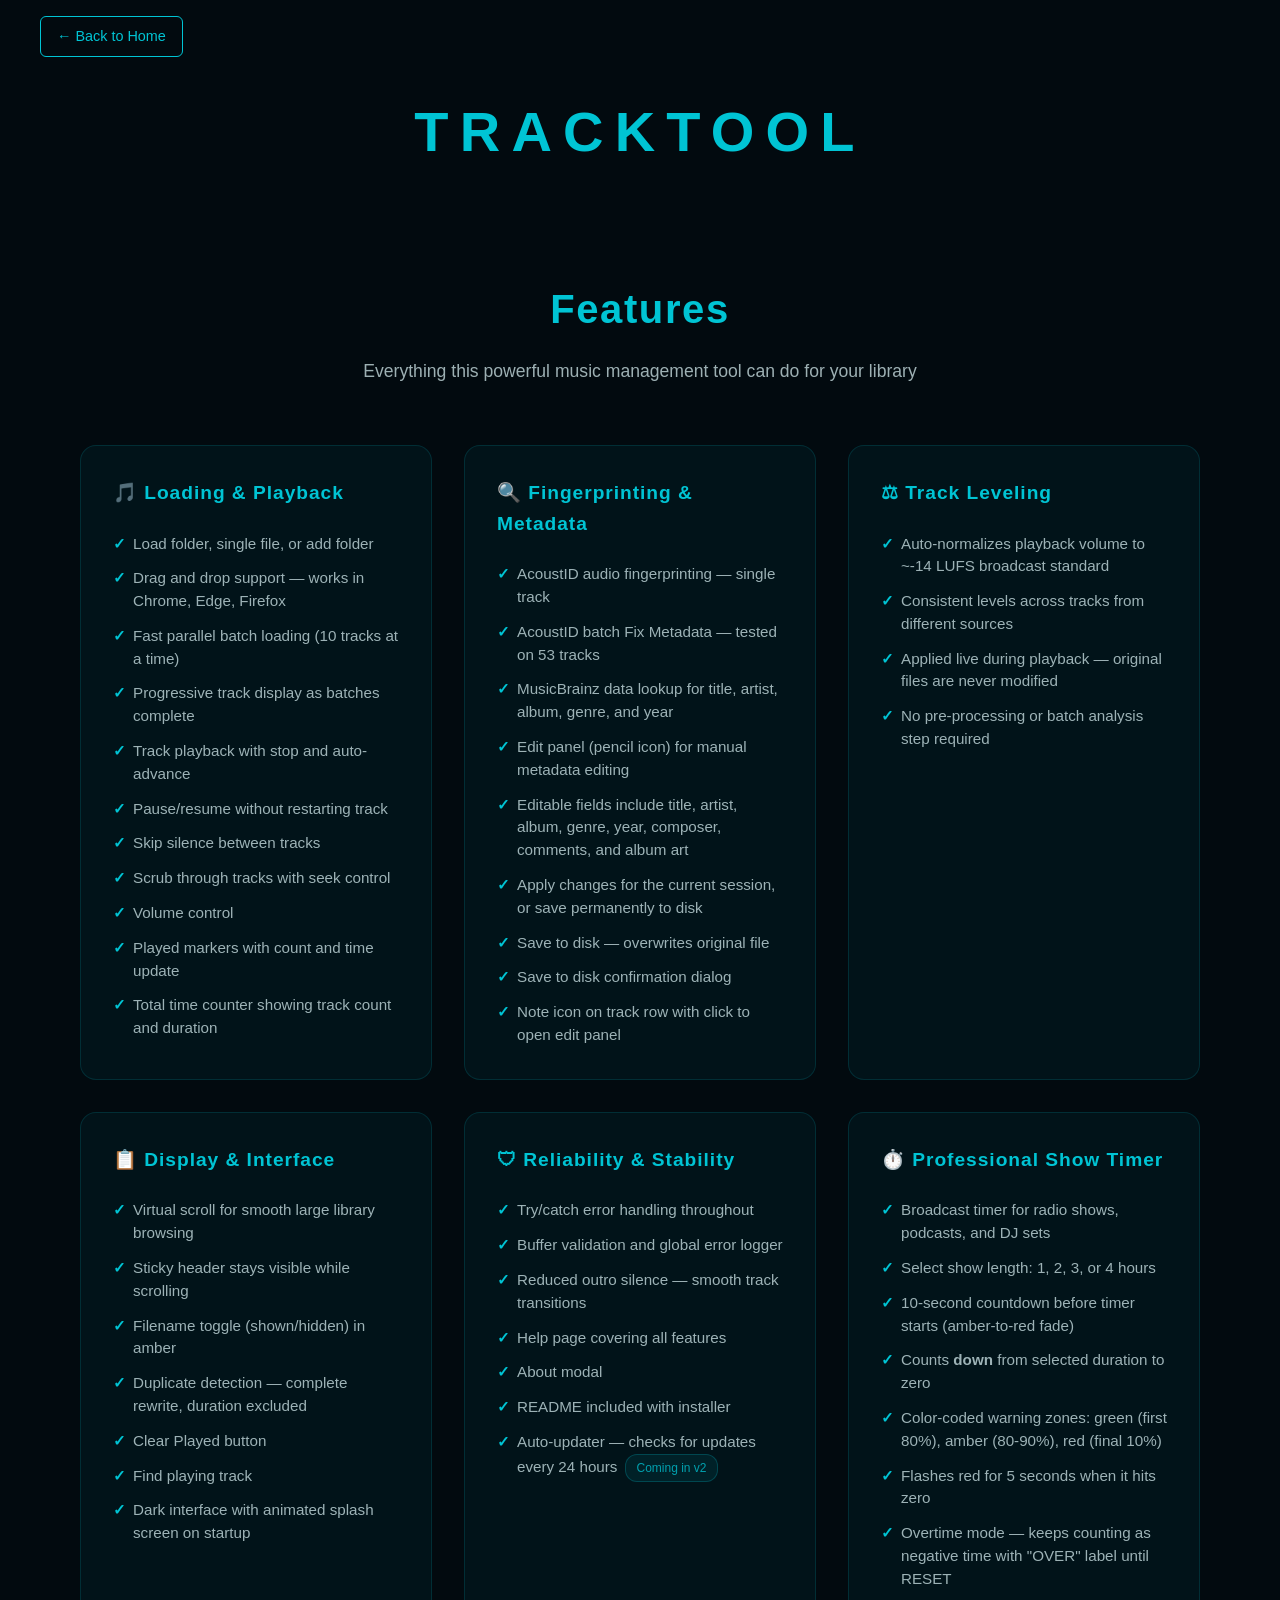
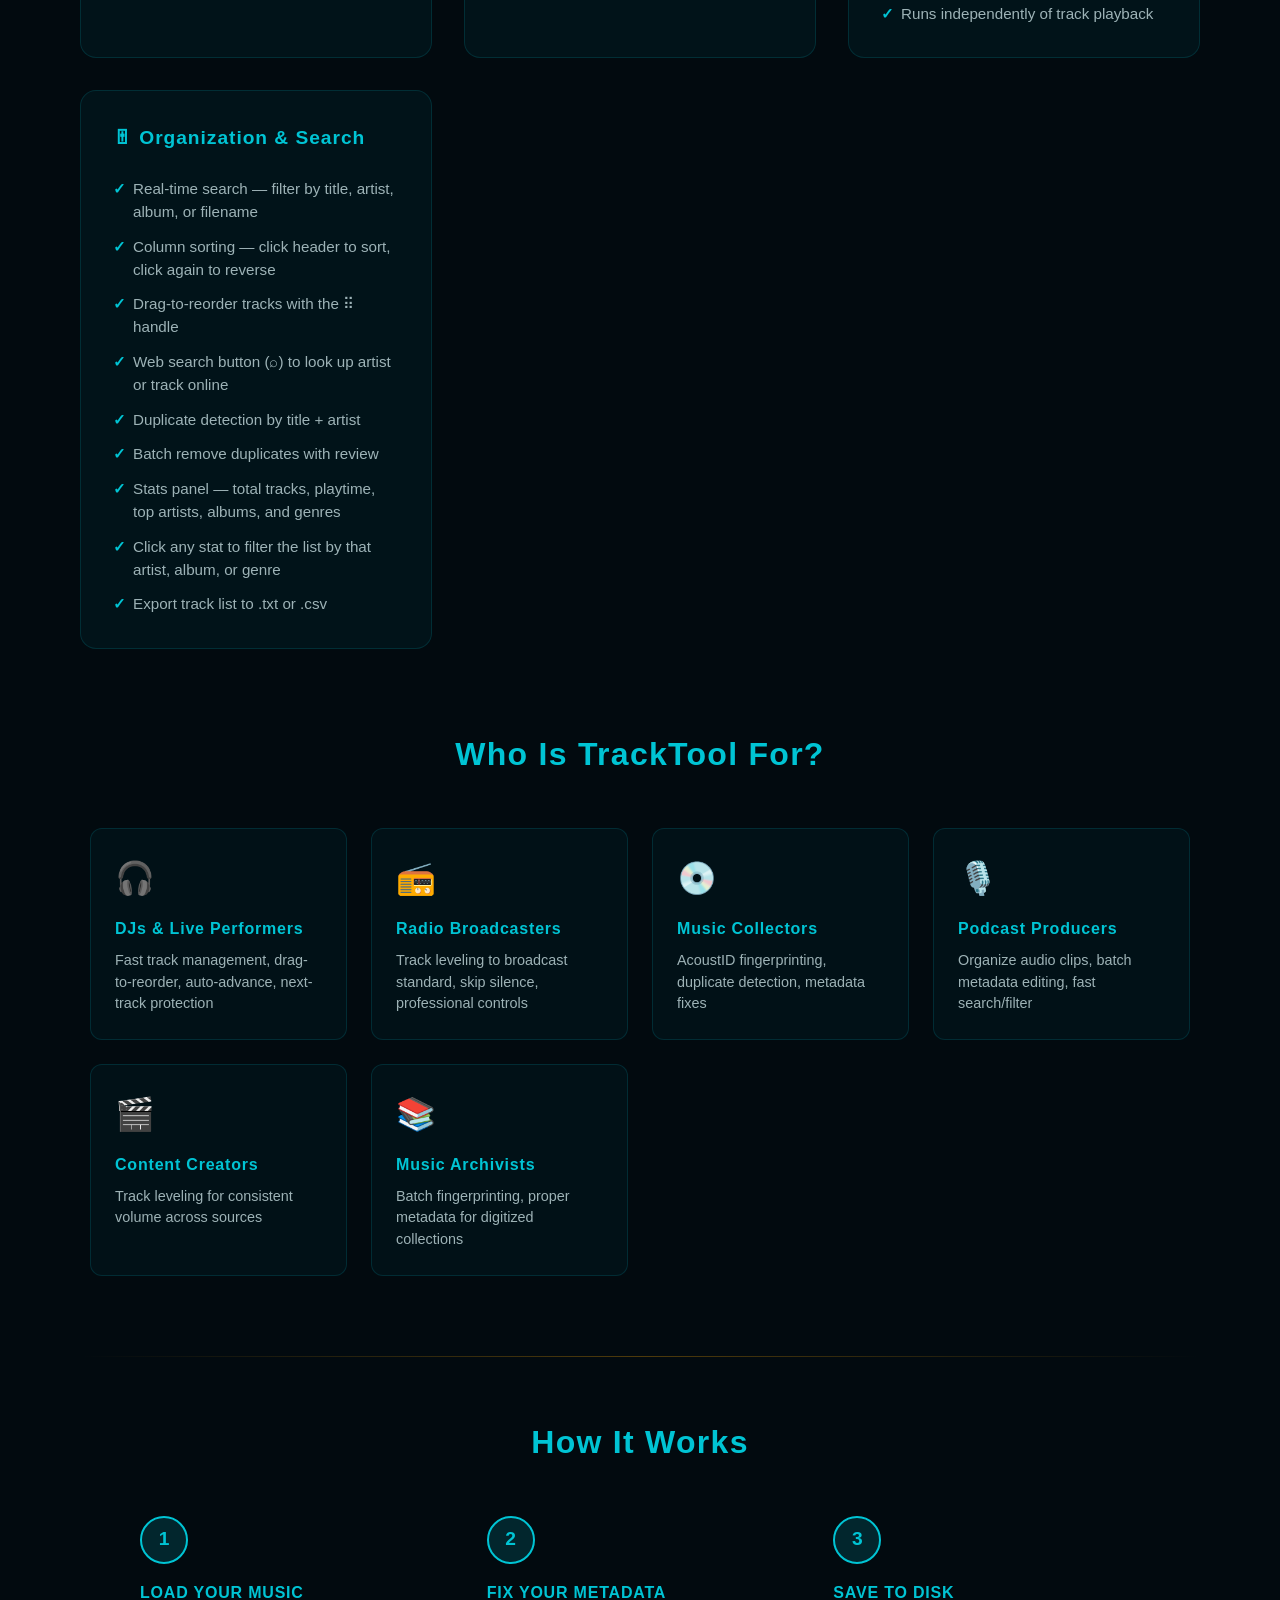
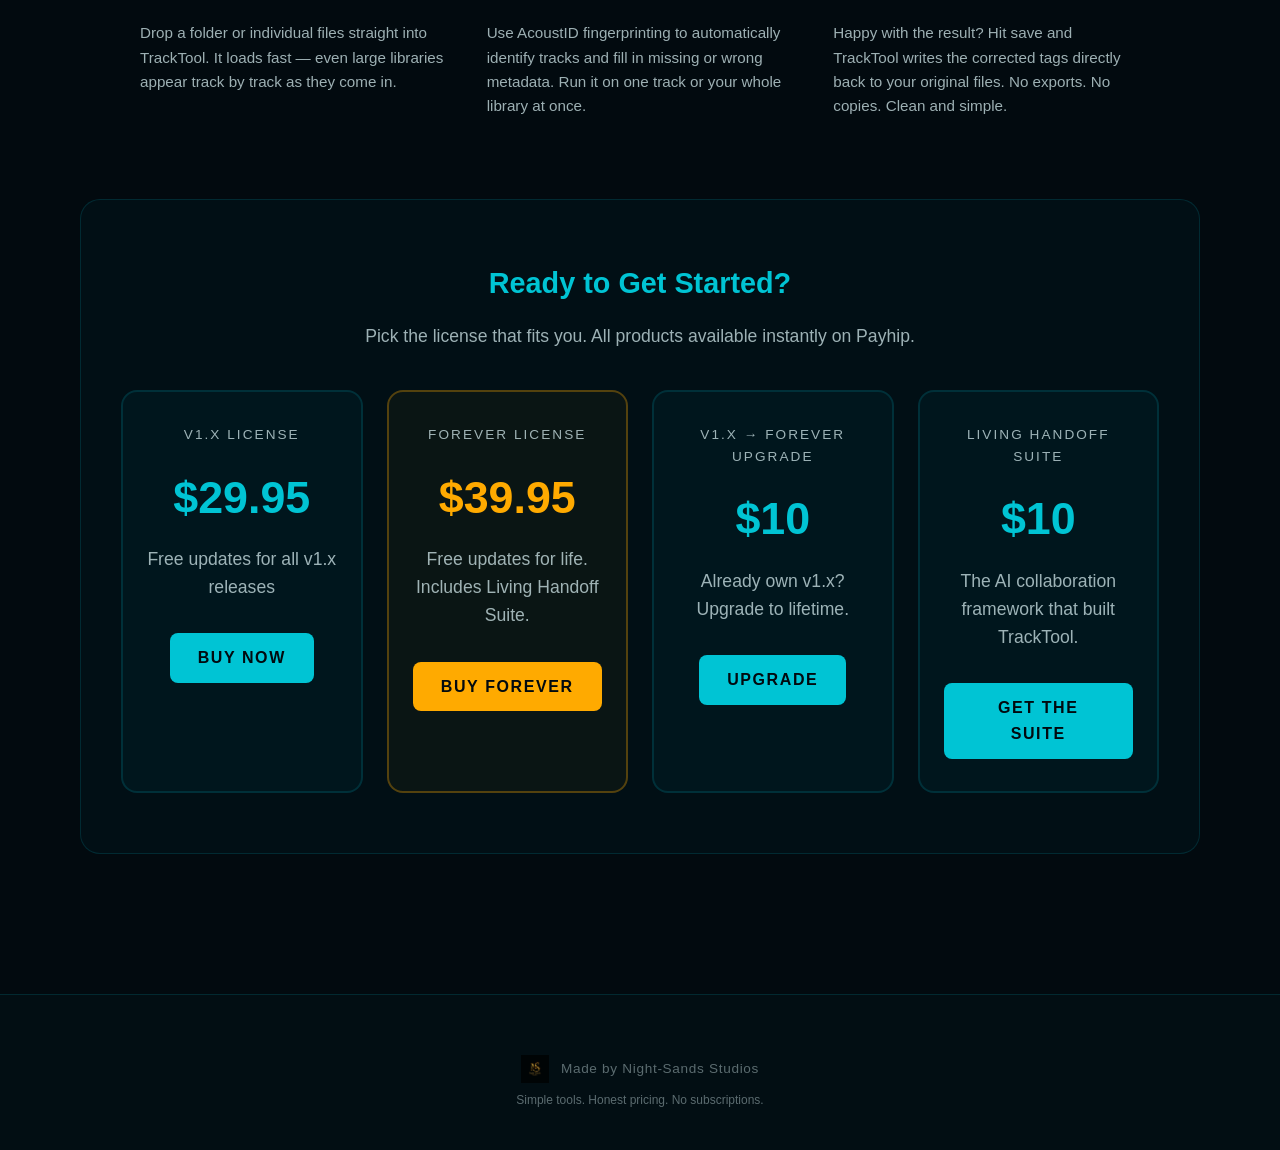
<file: features-k.html>
<!DOCTYPE html>
<html lang="en">
<head>
  <meta charset="UTF-8">
  <meta name="viewport" content="width=device-width, initial-scale=1.0">
  <title>TrackTool Features - Audio Metadata Editor</title>
  <style>
    :root {
      --bg: #020a0f;
      --bg-soft: #0a1419;
      --text: #e0f7f9;
      --text-soft: rgba(224,247,249,0.7);
      --text-faint: rgba(224,247,249,0.4);
      --cyan: #00c4d4;
      --gold: #ffaa00;
      --border: rgba(0,196,212,0.15);
    }
    
    * { margin: 0; padding: 0; box-sizing: border-box; }
    
    body {
      font-family: -apple-system, BlinkMacSystemFont, 'Segoe UI', Roboto, sans-serif;
      background: var(--bg);
      color: var(--text);
      line-height: 1.6;
    }
    
    .top-bar {
      padding: 16px 40px 0;
    }

    .back-link {
      color: var(--cyan);
      text-decoration: none;
      font-size: 0.9rem;
      padding: 8px 16px;
      border: 1px solid var(--cyan);
      border-radius: 6px;
      transition: all 0.2s;
      display: inline-block;
    }

    .back-link:hover {
      background: var(--cyan);
      color: var(--bg);
    }

    .site-title {
      text-align: center;
      padding: 30px 40px 40px;
      color: var(--cyan);
      font-weight: 700;
      font-size: 3.5rem;
      letter-spacing: 0.2em;
      margin: 0;
    }
    
    .container {
      max-width: 1200px;
      margin: 0 auto;
      padding: 60px 40px;
    }
    
    .page-title {
      text-align: center;
      margin-bottom: 60px;
    }
    
    .page-title h1 {
      color: var(--cyan);
      font-size: 2.5rem;
      font-weight: 700;
      margin-bottom: 16px;
      letter-spacing: 0.04em;
    }
    
    .page-title p {
      color: var(--text-soft);
      font-size: 1.1rem;
      max-width: 600px;
      margin: 0 auto;
    }
    
    .features-grid {
      display: grid;
      grid-template-columns: repeat(auto-fit, minmax(320px, 1fr));
      gap: 32px;
      margin-bottom: 80px;
    }
    
    .feature-card {
      background: rgba(0,196,212,0.05);
      border: 1px solid var(--border);
      border-radius: 16px;
      padding: 32px;
    }
    
    .feature-card h3 {
      color: var(--cyan);
      font-size: 1.2rem;
      font-weight: 700;
      margin-bottom: 24px;
      letter-spacing: 0.05em;
    }
    
    .feature-card ul {
      list-style: none;
      display: flex;
      flex-direction: column;
      gap: 12px;
    }
    
    .feature-card li {
      color: var(--text-soft);
      font-size: 0.95rem;
      line-height: 1.5;
      padding-left: 20px;
      position: relative;
    }
    
    .feature-card li::before {
      content: "✓";
      position: absolute;
      left: 0;
      color: var(--cyan);
      font-weight: 700;
    }
    
    .divider {
      height: 1px;
      background: linear-gradient(to right, transparent, var(--border), transparent);
      margin: 60px 0;
    }
    
    .how-it-works {
      text-align: center;
      margin-bottom: 80px;
    }
    
    .section-title {
      color: var(--cyan);
      font-size: 2rem;
      font-weight: 700;
      margin-bottom: 48px;
      letter-spacing: 0.04em;
    }
    
    .steps-grid {
      display: grid;
      grid-template-columns: repeat(auto-fit, minmax(280px, 1fr));
      gap: 40px;
      text-align: left;
      max-width: 1000px;
      margin: 0 auto;
    }
    
    .step {
      display: flex;
      flex-direction: column;
      gap: 16px;
    }
    
    .step-number {
      width: 48px;
      height: 48px;
      border-radius: 50%;
      background: rgba(0,196,212,0.15);
      border: 2px solid var(--cyan);
      display: flex;
      align-items: center;
      justify-content: center;
      color: var(--cyan);
      font-weight: 700;
      font-size: 1.2rem;
    }
    
    .step h4 {
      color: var(--cyan);
      font-weight: 700;
      font-size: 1rem;
      letter-spacing: 0.05em;
    }
    
    .step p {
      color: var(--text-soft);
      font-size: 0.95rem;
      line-height: 1.6;
    }
    
    .cta-section {
      text-align: center;
      padding: 60px 40px;
      background: rgba(0,196,212,0.03);
      border: 1px solid var(--border);
      border-radius: 20px;
      margin-top: 80px;
    }

    .audience-section {
      margin: 80px 0;
      text-align: center;
    }

    .audience-grid {
      display: grid;
      grid-template-columns: repeat(auto-fit, minmax(240px, 1fr));
      gap: 24px;
      max-width: 1100px;
      margin: 0 auto;
      text-align: left;
    }

    .audience-card {
      background: rgba(0,196,212,0.04);
      border: 1px solid var(--border);
      border-radius: 12px;
      padding: 24px;
      transition: all 0.2s;
    }

    .audience-card:hover {
      border-color: var(--cyan);
      background: rgba(0,196,212,0.08);
      transform: translateY(-2px);
    }

    .audience-icon {
      font-size: 2rem;
      margin-bottom: 12px;
    }

    .audience-card h4 {
      color: var(--cyan);
      font-size: 1rem;
      font-weight: 700;
      margin-bottom: 8px;
      letter-spacing: 0.05em;
    }

    .audience-card p {
      color: var(--text-soft);
      font-size: 0.9rem;
      line-height: 1.5;
    }

    .pricing-grid {
      display: grid;
      grid-template-columns: repeat(auto-fit, minmax(240px, 1fr));
      gap: 24px;
      max-width: 1100px;
      margin: 40px auto 0;
    }

    .price-box {
      background: rgba(0,196,212,0.04);
      border: 2px solid var(--border);
      border-radius: 16px;
      padding: 32px 24px;
      text-align: center;
      transition: all 0.2s;
    }

    .price-box:hover {
      border-color: var(--cyan);
      transform: translateY(-4px);
      box-shadow: 0 8px 24px rgba(0,196,212,0.15);
    }

    .price-box.forever {
      border-color: rgba(255,170,0,0.3);
      background: rgba(255,170,0,0.04);
    }

    .price-box.forever:hover {
      border-color: var(--gold);
      box-shadow: 0 8px 24px rgba(255,170,0,0.2);
    }

    .price-label {
      color: var(--text-soft);
      font-size: 0.85rem;
      letter-spacing: 0.15em;
      text-transform: uppercase;
      margin-bottom: 16px;
    }

    .price-amount {
      font-size: 2.8rem;
      font-weight: 700;
      color: var(--cyan);
      margin-bottom: 12px;
    }

    .price-box.forever .price-amount { color: var(--gold); }

    .price-desc {
      font-size: 0.85rem;
      color: var(--text-soft);
      margin-bottom: 24px;
      min-height: 40px;
    }

    .btn-buy {
      display: inline-block;
      padding: 12px 28px;
      background: var(--cyan);
      color: var(--bg);
      text-decoration: none;
      font-weight: 700;
      letter-spacing: 0.1em;
      border-radius: 8px;
      transition: all 0.2s;
    }

    .btn-buy:hover {
      background: #00d8ea;
      box-shadow: 0 0 24px rgba(0,196,212,0.4);
      transform: translateY(-2px);
    }

    .btn-buy.forever {
      background: var(--gold);
    }

    .btn-buy.forever:hover {
      background: #ffbb11;
      box-shadow: 0 0 24px rgba(255,170,0,0.4);
    }
    
    .cta-section h2 {
      color: var(--cyan);
      font-size: 1.8rem;
      font-weight: 700;
      margin-bottom: 16px;
    }
    
    .cta-section p {
      color: var(--text-soft);
      font-size: 1.1rem;
      margin-bottom: 32px;
    }
    
    .cta-button {
      display: inline-block;
      background: var(--cyan);
      color: var(--bg);
      text-decoration: none;
      padding: 16px 32px;
      border-radius: 10px;
      font-weight: 700;
      font-size: 1rem;
      letter-spacing: 0.05em;
      transition: transform 0.2s;
    }
    
    .cta-button:hover {
      transform: translateY(-2px);
    }

    .gold-divider {
      height: 1px;
      background: linear-gradient(to right, transparent, rgba(255,170,0,0.3), transparent);
      margin: 60px 0;
    }
    
    .fade-in {
      opacity: 0;
      transform: translateY(20px);
      transition: opacity 0.6s ease, transform 0.6s ease;
    }
    
    .fade-in.visible {
      opacity: 1;
      transform: translateY(0);
    }
    
.nss-footer {
      text-align: center;
      padding: 60px 20px 40px;
      border-top: 1px solid var(--border);
      margin-top: 80px;
      background: rgba(0,196,212,0.02);
    }
    
    .nss-signature {
      display: flex;
      align-items: center;
      justify-content: center;
      gap: 12px;
      color: var(--text-faint);
      font-size: 0.85rem;
      letter-spacing: 0.05em;
      margin-bottom: 8px;
    }
    
    .nss-emblem {
      width: 28px;
      height: 28px;
      opacity: 0.5;
      opacity: 0.7; filter: brightness(1.1);
    }
    
    .future-badge {
      display: inline-block;
      background: rgba(0,196,212,0.1);
      border: 1px solid rgba(0,196,212,0.3);
      border-radius: 12px;
      padding: 4px 10px;
      font-size: 0.75rem;
      color: var(--cyan);
      margin-left: 8px;
      opacity: 0.8;
    }
    

  </style>
</head>
<body>
  <div class="top-bar" id="top">
    <a href="index.html" class="back-link">← Back to Home</a>
  </div>
  <h1 class="site-title">TRACKTOOL</h1>

  <div class="container">
    <div class="page-title fade-in">
      <h1>Features</h1>
      <p>Everything this powerful music management tool can do for your library</p>
    </div>

    <div class="features-grid fade-in">
      <div class="feature-card">
        <h3>🎵 Loading & Playback</h3>
        <ul>
          <li>Load folder, single file, or add folder</li>
          <li>Drag and drop support — works in Chrome, Edge, Firefox</li>
          <li>Fast parallel batch loading (10 tracks at a time)</li>
          <li>Progressive track display as batches complete</li>
          <li>Track playback with stop and auto-advance</li>
          <li>Pause/resume without restarting track</li>
          <li>Skip silence between tracks</li>
          <li>Scrub through tracks with seek control</li>
          <li>Volume control</li>
          <li>Played markers with count and time update</li>
          <li>Total time counter showing track count and duration</li>
        </ul>
      </div>

      <div class="feature-card">
        <h3>🔍 Fingerprinting & Metadata</h3>
        <ul>
          <li>AcoustID audio fingerprinting — single track</li>
          <li>AcoustID batch Fix Metadata — tested on 53 tracks</li>
          <li>MusicBrainz data lookup for title, artist, album, genre, and year</li>
          <li>Edit panel (pencil icon) for manual metadata editing</li>
          <li>Editable fields include title, artist, album, genre, year, composer, comments, and album art</li>
          <li>Apply changes for the current session, or save permanently to disk</li>
          <li>Save to disk — overwrites original file</li>
          <li>Save to disk confirmation dialog</li>
          <li>Note icon on track row with click to open edit panel</li>
        </ul>
      </div>

      <div class="feature-card">
        <h3>⚖ Track Leveling</h3>
        <ul>
          <li>Auto-normalizes playback volume to ~-14 LUFS broadcast standard</li>
          <li>Consistent levels across tracks from different sources</li>
          <li>Applied live during playback — original files are never modified</li>
          <li>No pre-processing or batch analysis step required</li>
        </ul>
      </div>

      <div class="feature-card">
        <h3>📋 Display & Interface</h3>
        <ul>
          <li>Virtual scroll for smooth large library browsing</li>
          <li>Sticky header stays visible while scrolling</li>
          <li>Filename toggle (shown/hidden) in amber</li>
          <li>Duplicate detection — complete rewrite, duration excluded</li>
          <li>Clear Played button</li>
          <li>Find playing track</li>
          <li>Dark interface with animated splash screen on startup</li>
        </ul>
      </div>

      <div class="feature-card">
        <h3>🛡 Reliability & Stability</h3>
        <ul>
          <li>Try/catch error handling throughout</li>
          <li>Buffer validation and global error logger</li>
          <li>Reduced outro silence — smooth track transitions</li>
          <li>Help page covering all features</li>
          <li>About modal</li>
          <li>README included with installer</li>
          <li>Auto-updater — checks for updates every 24 hours<span class="future-badge">Coming in v2</span></li>
        </ul>
      </div>

      <div class="feature-card">
        <h3>⏱️ Professional Show Timer</h3>
        <ul>
          <li>Broadcast timer for radio shows, podcasts, and DJ sets</li>
          <li>Select show length: 1, 2, 3, or 4 hours</li>
          <li>10-second countdown before timer starts (amber-to-red fade)</li>
          <li>Counts <strong>down</strong> from selected duration to zero</li>
          <li>Color-coded warning zones: green (first 80%), amber (80-90%), red (final 10%)</li>
          <li>Flashes red for 5 seconds when it hits zero</li>
          <li>Overtime mode — keeps counting as negative time with "OVER" label until RESET</li>
          <li>Runs independently of track playback</li>
        </ul>
      </div>

      <div class="feature-card">
        <h3>🎚 Organization & Search</h3>
        <ul>
          <li>Real-time search — filter by title, artist, album, or filename</li>
          <li>Column sorting — click header to sort, click again to reverse</li>
          <li>Drag-to-reorder tracks with the ⠿ handle</li>
          <li>Web search button (⌕) to look up artist or track online</li>
          <li>Duplicate detection by title + artist</li>
          <li>Batch remove duplicates with review</li>
          <li>Stats panel — total tracks, playtime, top artists, albums, and genres</li>
          <li>Click any stat to filter the list by that artist, album, or genre</li>
          <li>Export track list to .txt or .csv</li>
        </ul>
      </div>
    </div>

    <div class="audience-section">
      <h2 class="section-title">Who Is TrackTool For?</h2>
      <div class="audience-grid">
        <div class="audience-card"><div class="audience-icon">🎧</div><h4>DJs & Live Performers</h4><p>Fast track management, drag-to-reorder, auto-advance, next-track protection</p></div>
        <div class="audience-card"><div class="audience-icon">📻</div><h4>Radio Broadcasters</h4><p>Track leveling to broadcast standard, skip silence, professional controls</p></div>
        <div class="audience-card"><div class="audience-icon">💿</div><h4>Music Collectors</h4><p>AcoustID fingerprinting, duplicate detection, metadata fixes</p></div>
        <div class="audience-card"><div class="audience-icon">🎙️</div><h4>Podcast Producers</h4><p>Organize audio clips, batch metadata editing, fast search/filter</p></div>
        <div class="audience-card"><div class="audience-icon">🎬</div><h4>Content Creators</h4><p>Track leveling for consistent volume across sources</p></div>
        <div class="audience-card"><div class="audience-icon">📚</div><h4>Music Archivists</h4><p>Batch fingerprinting, proper metadata for digitized collections</p></div>
      </div>
    </div>

    <div class="gold-divider"></div>

    <div class="how-it-works fade-in">
      <h2 class="section-title">How It Works</h2>
      <div class="steps-grid">
        <div class="step">
          <div class="step-number">1</div>
          <h4>LOAD YOUR MUSIC</h4>
          <p>Drop a folder or individual files straight into TrackTool. It loads fast — even large libraries appear track by track as they come in.</p>
        </div>
        <div class="step">
          <div class="step-number">2</div>
          <h4>FIX YOUR METADATA</h4>
          <p>Use AcoustID fingerprinting to automatically identify tracks and fill in missing or wrong metadata. Run it on one track or your whole library at once.</p>
        </div>
        <div class="step">
          <div class="step-number">3</div>
          <h4>SAVE TO DISK</h4>
          <p>Happy with the result? Hit save and TrackTool writes the corrected tags directly back to your original files. No exports. No copies. Clean and simple.</p>
        </div>
      </div>
    </div>

    <div class="cta-section fade-in" id="pricing">
      <h2>Ready to Get Started?</h2>
      <p>Pick the license that fits you. All products available instantly on Payhip.</p>
      <div class="pricing-grid">
        <div class="price-box">
          <div class="price-label">v1.x License</div>
          <div class="price-amount">$29.95</div>
          <p class="price-desc">Free updates for all v1.x releases</p>
          <a href="https://payhip.com/b/ZLNDp" class="btn-buy">BUY NOW</a>
        </div>
        <div class="price-box forever">
          <div class="price-label">Forever License</div>
          <div class="price-amount">$39.95</div>
          <p class="price-desc">Free updates for life. Includes Living Handoff Suite.</p>
          <a href="https://payhip.com/b/j4SZT" class="btn-buy forever">BUY FOREVER</a>
        </div>
        <div class="price-box">
          <div class="price-label">v1.x → Forever Upgrade</div>
          <div class="price-amount">$10</div>
          <p class="price-desc">Already own v1.x? Upgrade to lifetime.</p>
          <a href="https://payhip.com/b/FerSP" class="btn-buy">UPGRADE</a>
        </div>
        <div class="price-box">
          <div class="price-label">Living Handoff Suite</div>
          <div class="price-amount">$10</div>
          <p class="price-desc">The AI collaboration framework that built TrackTool.</p>
          <a href="https://payhip.com/b/2ZWb6" class="btn-buy">GET THE SUITE</a>
        </div>
      </div>
    </div>
  </div>


  <div class="nss-footer">
    <div class="nss-signature">
      <img src="[data-uri]" class="nss-emblem" alt="Night-Sands Studios"/>
      <span>Made by Night-Sands Studios</span>
    </div>
    <div style="color: var(--text-faint); font-size: 0.75rem;">
      Simple tools. Honest pricing. No subscriptions.
    </div>
  </div>

  <script>
    // Fade-in on scroll
    const observerOptions = {
      threshold: 0.1,
      rootMargin: '0px 0px -50px 0px'
    };
    
    const observer = new IntersectionObserver((entries) => {
      entries.forEach(entry => {
        if (entry.isIntersecting) {
          entry.target.classList.add('visible');
        }
      });
    }, observerOptions);
    
    document.querySelectorAll('.fade-in').forEach(el => observer.observe(el));
    

  </script>

</body>
</html>
</file>
